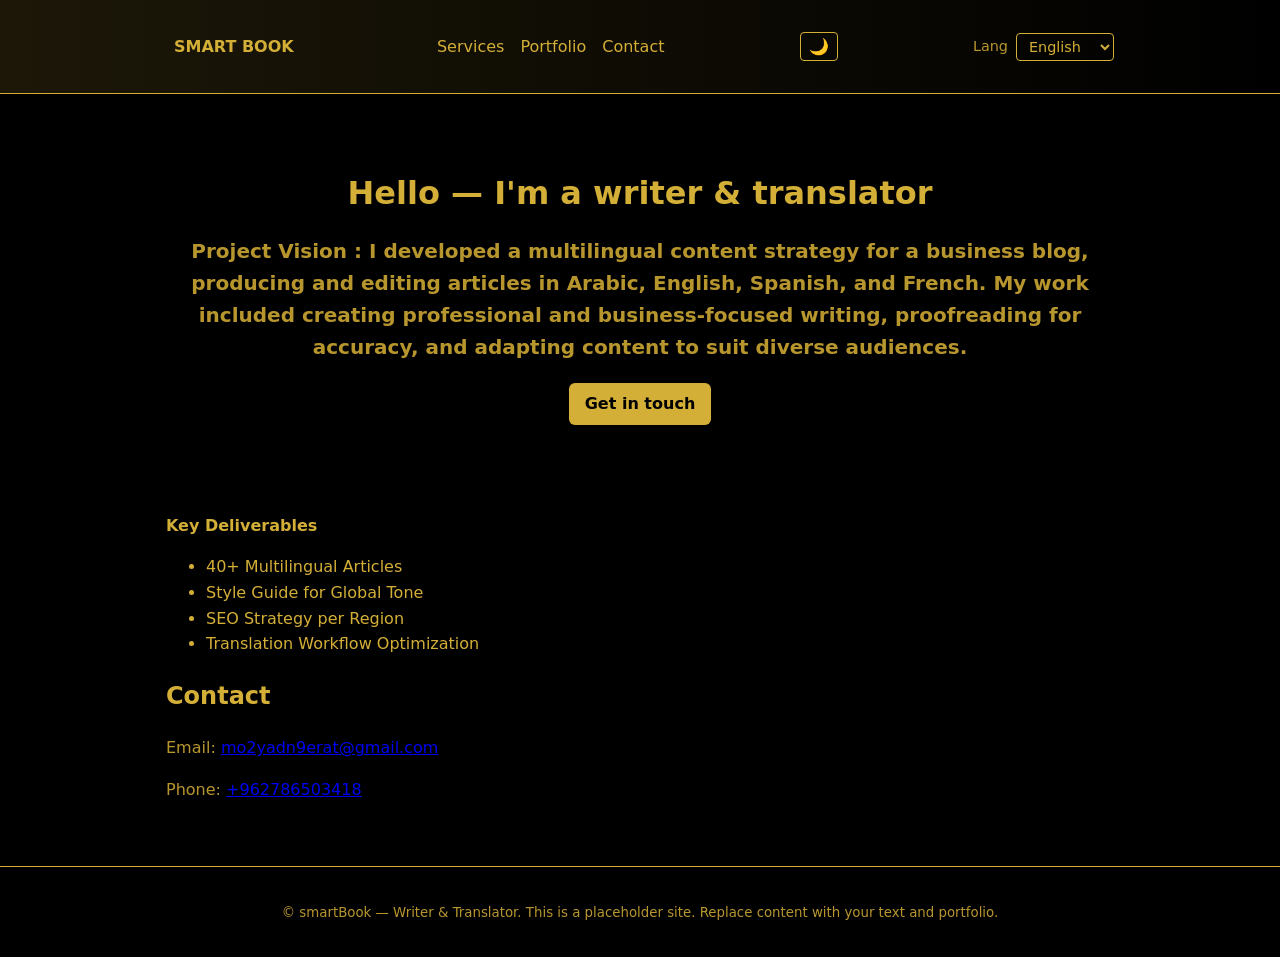
<file: index.html>
<!doctype html>
<html lang="en">
<head>
  <meta charset="utf-8" />
  <meta name="viewport" content="width=device-width, initial-scale=1" />
  <title>smartBook — Writer & Translator</title>
  <meta name="description" content="smartBook — professional writing and translation services. Portfolio and contact." />
  <link rel="icon" href="favicon.ico" />
  <link rel="stylesheet" href="styles.css" />
</head>
<body>
  <header>
    <div class="container">
<nav>
        <a class="brand" href="index.html">SMART BOOK</a>
        <button class="nav-toggle" aria-expanded="false" aria-controls="nav-links" aria-label="Toggle navigation">☰</button>
        <div id="nav-links" class="nav-links">
          <a href="services.html" data-i18n="nav.services">Services</a>
          <a href="portfolio.html" data-i18n="nav.portfolio">Portfolio</a>
          <a href="#contact" data-i18n="nav.contact">Contact</a>
        </div>
        
        <div class="nav-theme">
            <button id="theme-toggle" class="theme-toggle" aria-label="Toggle theme">🌙</button>
        </div>

        <div class="nav-lang">
          <label for="lang" style="font-size:.9rem;color:var(--muted);margin-right:.5rem" data-i18n="nav.language">Lang</label>
          <select id="lang" aria-label="Language selector">
            <option value="en">English</option>
            <option value="ar">العربية</option>
            <option value="fr">Français</option>
            <option value="es">Español</option>
          </select>
        </div>
      </nav>
    </div>
  </header>

  <main class="container" style="padding-top: 120px">
      <section class="hero" id="about">
          <h1 data-i18n="intro.title">Hello — I'm a writer & translator</h1>
          <p class="lead vision" data-i18n="intro.vision">Project Vision : I developed a multilingual content strategy for a business blog, producing and editing articles in Arabic, English, Spanish, and French. My work included creating professional and business-focused writing, proofreading for accuracy, and adapting content to suit diverse audiences.</p>
          <p><a class="cta" href="#contact" data-i18n="intro.cta">Get in touch</a></p>
      </section>

      <div id="key-deliverables" style="margin-top:1.5rem">
          <strong data-i18n="intro.keyDeliverables">Key Deliverables</strong>
          <ul>
              <li data-i18n="deliverables.articles">40+ Multilingual Articles</li>
              <li data-i18n="deliverables.styleGuide">Style Guide for Global Tone</li>
              <li data-i18n="deliverables.seo">SEO Strategy per Region</li>
              <li data-i18n="deliverables.workflow">Translation Workflow Optimization</li>
          </ul>
      </div>

      <section id="contact">
          <h2 style="margin-top:1.25rem" data-i18n="contact.title">Contact</h2>
      <p class="lead" data-i18n="contact.email">Email: <a href="mailto:you@example.com">you@example.com</a></p>
      <p class="lead" data-i18n="contact.phone">Phone: <a href="tel:+962786503418">+962786503418</a></p>
      </section>
  </main>

  <footer>
    <div class="container">
      <small data-i18n="footer.copy">© smartBook — Writer & Translator.</small>
    </div>
  </footer>

  <script src="index.js"></script>
</body>
</html>
</file>
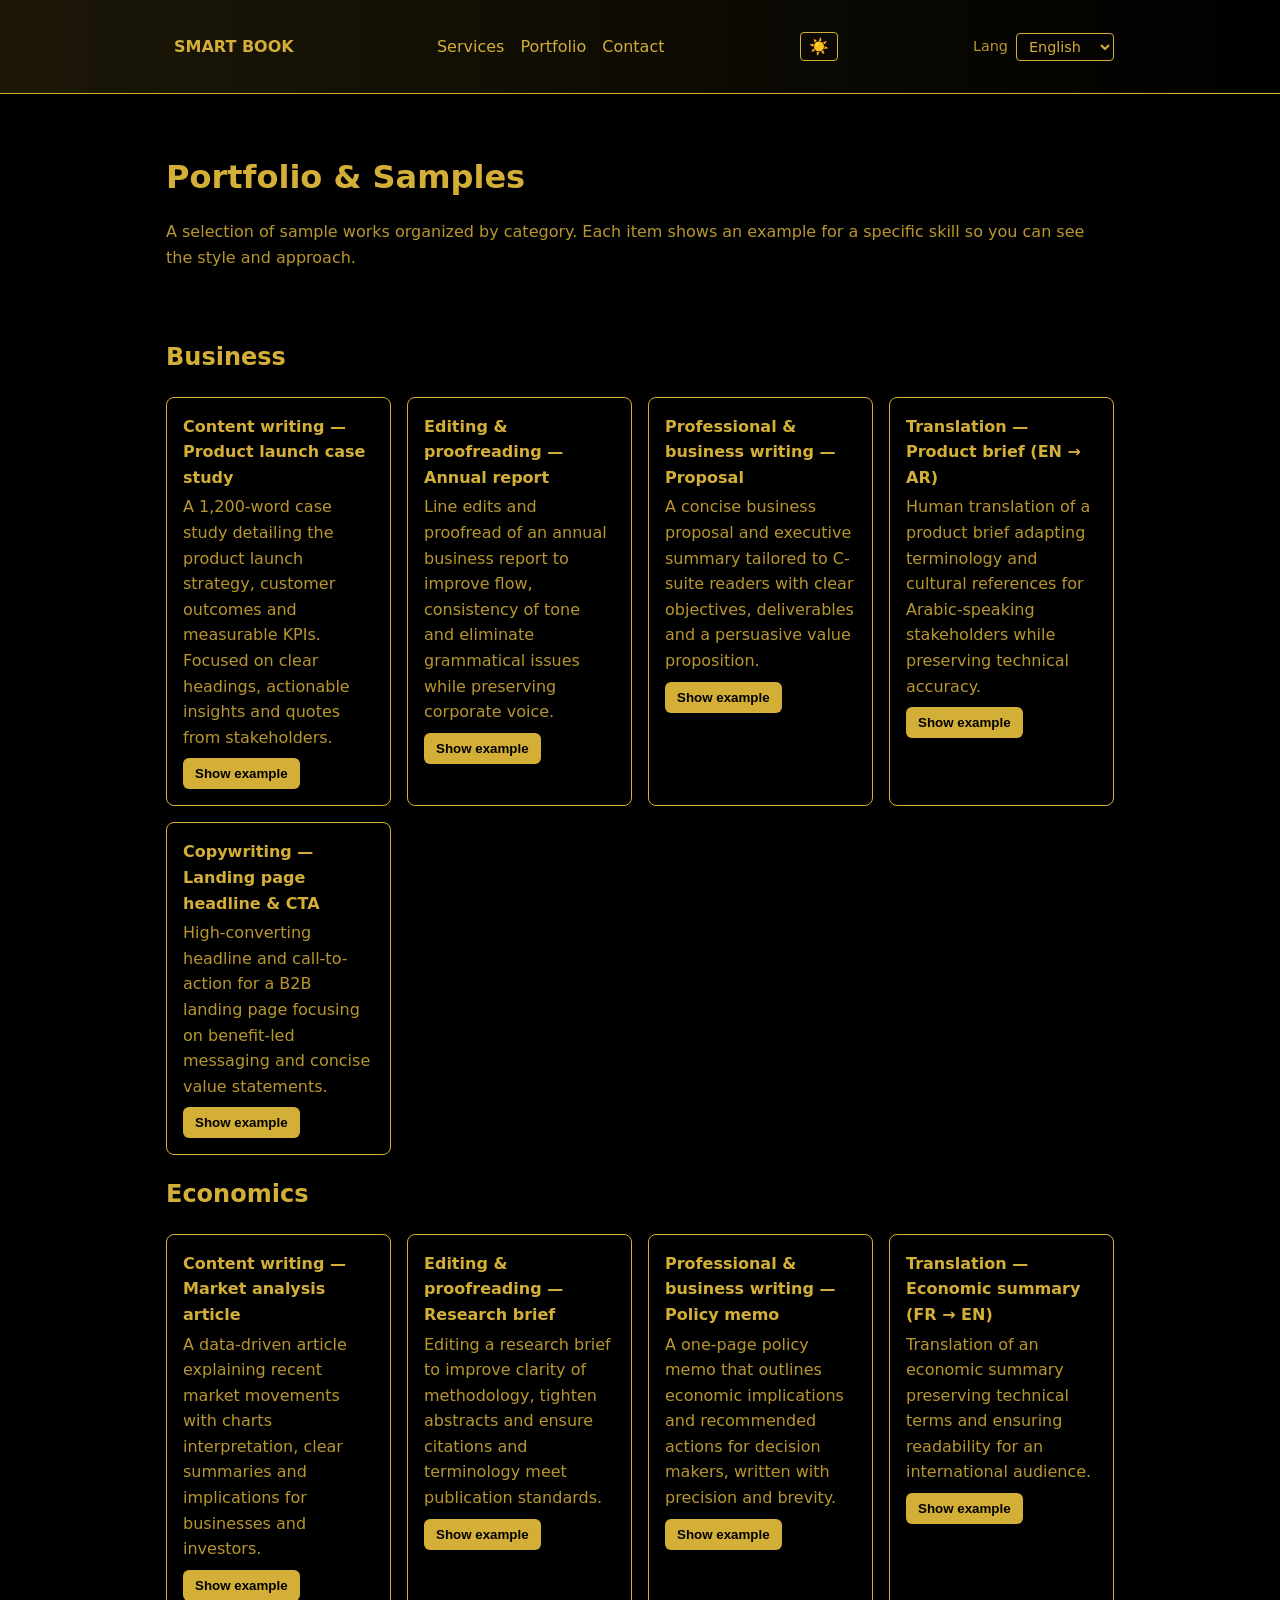
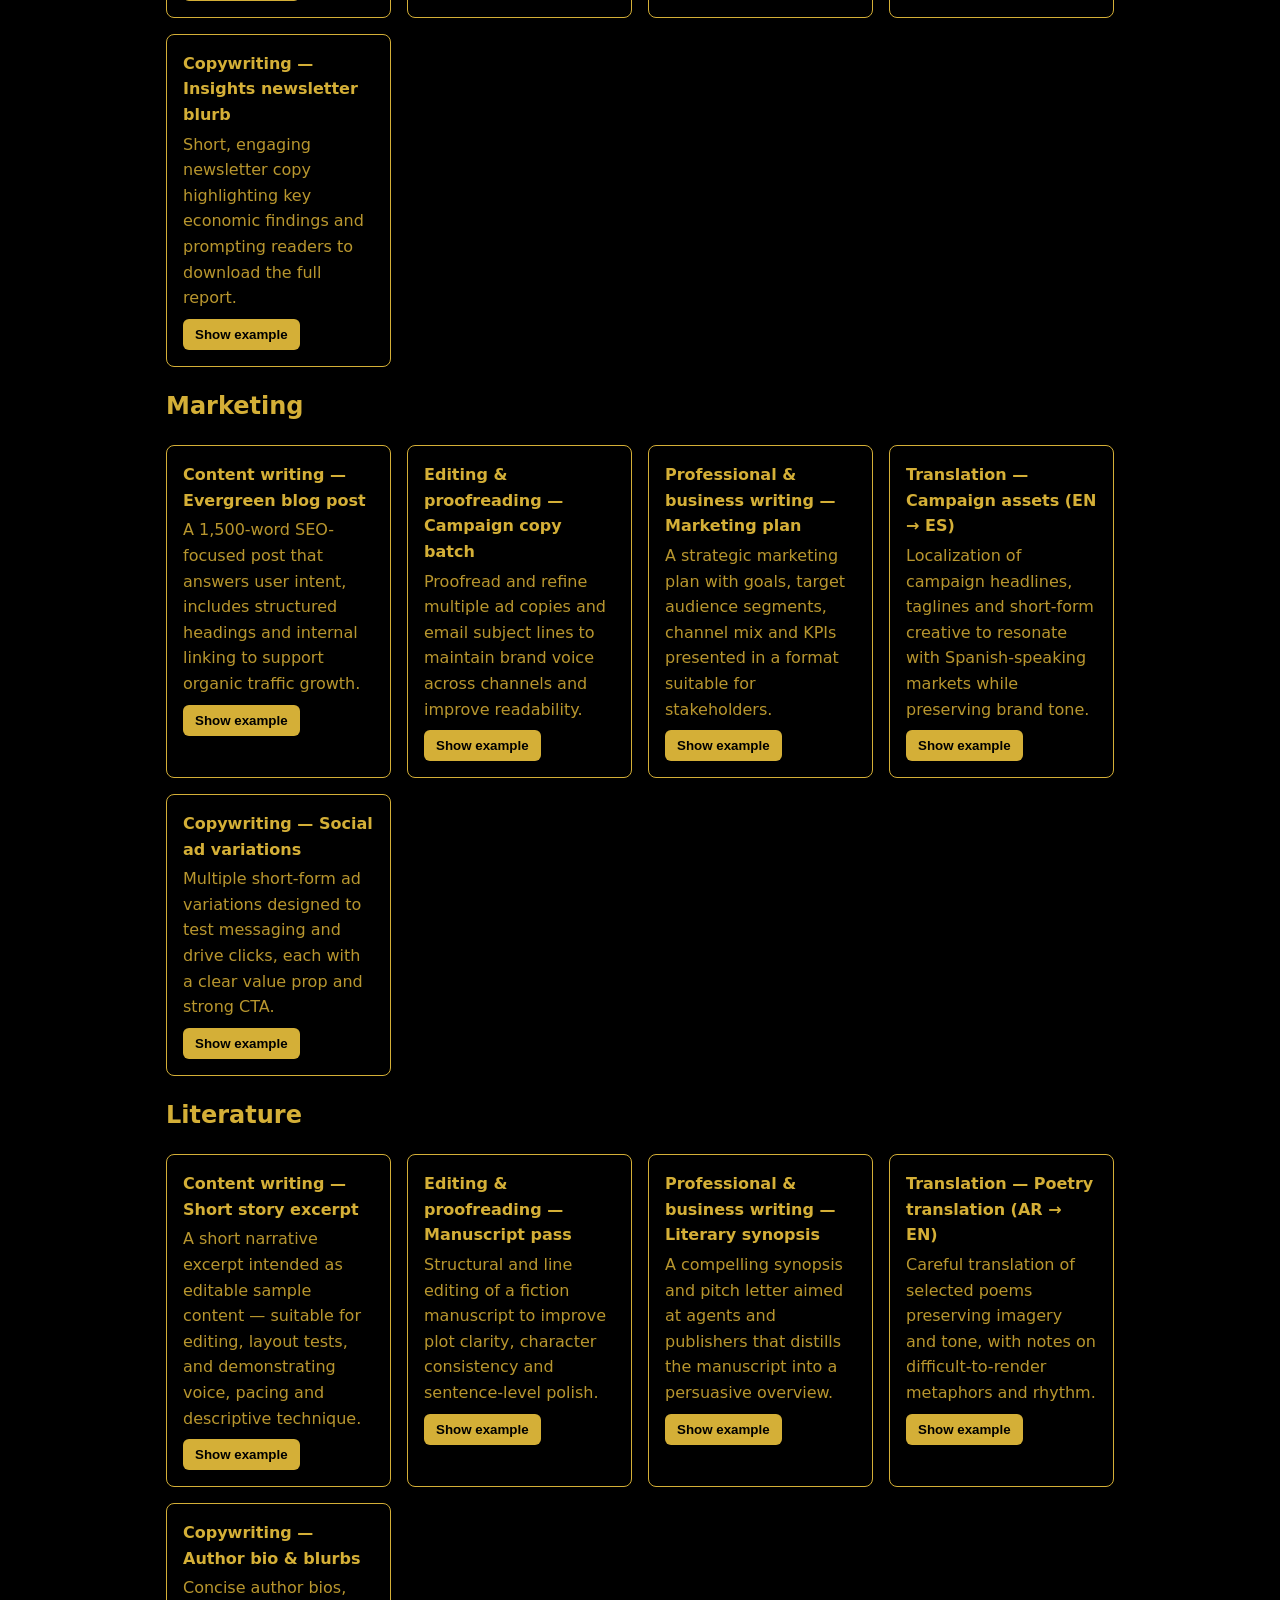
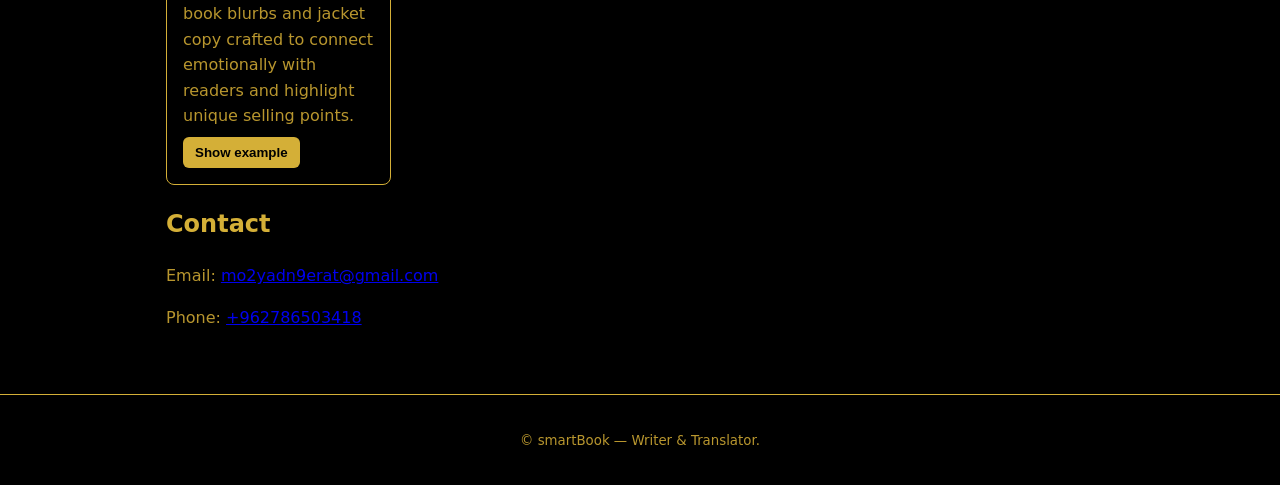
<file: portfolio.html>
<!doctype html>
<html lang="en">
<head>
  <meta charset="utf-8" />
  <meta name="viewport" content="width=device-width, initial-scale=1" />
  <title>smartBook — Portfolio</title>
  <meta name="description" content="Portfolio and sample works for writing, editing and translation." />
  <link rel="icon" href="favicon.ico" />
  <link rel="stylesheet" href="styles.css" />
</head>
<body>
  <header id="main-header" aria-hidden="false">
    <div class="container">
        <nav>
            <a class="brand" href="index.html">SMART BOOK</a>
            <button class="nav-toggle" aria-expanded="false" aria-controls="nav-links" aria-label="Toggle navigation">☰</button>
            <div id="nav-links" class="nav-links">
                <a href="services.html" data-i18n="nav.services">Services</a>
                <a href="portfolio.html" data-i18n="nav.portfolio">Portfolio</a>
                <a href="#contact" data-i18n="nav.contact">Contact</a>
            </div>

            <div class="nav-theme">
                <button id="theme-toggle" class="theme-toggle" aria-label="Toggle theme">☀️</button>
            </div>

            <div class="nav-lang">
                <label for="lang" style="font-size:.9rem;color:var(--muted);margin-right:.5rem" data-i18n="nav.language">Lang</label>
                <select id="lang" aria-label="Language selector">
                    <option value="en">English</option>
                    <option value="ar">العربية</option>
                    <option value="fr">Français</option>
                    <option value="es">Español</option>
                </select>
            </div>
        </nav>    </div>
  </header>

  <main class="container" style="padding-top: 120px">
      <section class="hero">
          <h1 data-i18n="portfolio.pageTitle">Portfolio & Samples</h1>
          <p class="lead" data-i18n="portfolio.lead">A selection of sample works organized by category. Each item shows an example for a specific skill so you can see the style and approach.</p>
      </section>

      <section style="margin-top:1rem">
          <h2 data-i18n="category.business.title">Business</h2>
          <div class="grid">
              <div class="card">
                  <h3 class="sample-title" data-i18n="sample.business.contentWriting.title">Content writing — Product launch case study</h3>
                  <p class="sample-excerpt" data-i18n="sample.business.contentWriting.excerpt">A 1,200-word case study detailing the product launch strategy, customer outcomes and measurable KPIs. Focused on clear headings, actionable insights and quotes from stakeholders.</p>
              </div>
              <div class="card">
                  <h3 class="sample-title" data-i18n="sample.business.editing.title">Editing & proofreading — Annual report</h3>
                  <p class="sample-excerpt" data-i18n="sample.business.editing.excerpt">Line edits and proofread of an annual business report to improve flow, consistency of tone and eliminate grammatical issues while preserving corporate voice.</p>
              </div>
              <div class="card">
                  <h3 class="sample-title" data-i18n="sample.business.professional.title">Professional & business writing — Proposal</h3>
                  <p class="sample-excerpt" data-i18n="sample.business.professional.excerpt">A concise business proposal and executive summary tailored to C-suite readers with clear objectives, deliverables and a persuasive value proposition.</p>
              </div>
              <div class="card">
                  <h3 class="sample-title" data-i18n="sample.business.translation.title">Translation — Product brief (EN → AR)</h3>
                  <p class="sample-excerpt" data-i18n="sample.business.translation.excerpt">Human translation of a product brief adapting terminology and cultural references for Arabic-speaking stakeholders while preserving technical accuracy.</p>
              </div>
              <div class="card">
                  <h3 class="sample-title" data-i18n="sample.business.copywriting.title">Copywriting — Landing page headline & CTA</h3>
                  <p class="sample-excerpt" data-i18n="sample.business.copywriting.excerpt">High-converting headline and call-to-action for a B2B landing page focusing on benefit-led messaging and concise value statements.</p>
              </div>
          </div>
      </section>

      <section style="margin-top:1.25rem">
          <h2 data-i18n="category.economics.title">Economics</h2>
          <div class="grid">
              <div class="card">
                  <h3 class="sample-title" data-i18n="sample.economics.contentWriting.title">Content writing — Market analysis article</h3>
                  <p class="sample-excerpt" data-i18n="sample.economics.contentWriting.excerpt">A data-driven article explaining recent market movements with charts interpretation, clear summaries and implications for businesses and investors.</p>
              </div>
              <div class="card">
                  <h3 class="sample-title" data-i18n="sample.economics.editing.title">Editing & proofreading — Research brief</h3>
                  <p class="sample-excerpt" data-i18n="sample.economics.editing.excerpt">Editing a research brief to improve clarity of methodology, tighten abstracts and ensure citations and terminology meet publication standards.</p>
              </div>
              <div class="card">
                  <h3 class="sample-title" data-i18n="sample.economics.professional.title">Professional & business writing — Policy memo</h3>
                  <p class="sample-excerpt" data-i18n="sample.economics.professional.excerpt">A one-page policy memo that outlines economic implications and recommended actions for decision makers, written with precision and brevity.</p>
              </div>
              <div class="card">
                  <h3 class="sample-title" data-i18n="sample.economics.translation.title">Translation — Economic summary (FR → EN)</h3>
                  <p class="sample-excerpt" data-i18n="sample.economics.translation.excerpt">Translation of an economic summary preserving technical terms and ensuring readability for an international audience.</p>
              </div>
              <div class="card">
                  <h3 class="sample-title" data-i18n="sample.economics.copywriting.title">Copywriting — Insights newsletter blurb</h3>
                  <p class="sample-excerpt" data-i18n="sample.economics.copywriting.excerpt">Short, engaging newsletter copy highlighting key economic findings and prompting readers to download the full report.</p>
              </div>
          </div>
      </section>

      <section style="margin-top:1.25rem">
          <h2 data-i18n="category.marketing.title">Marketing</h2>
          <div class="grid">
              <div class="card">
                  <h3 class="sample-title" data-i18n="sample.marketing.contentWriting.title">Content writing — Evergreen blog post</h3>
                  <p class="sample-excerpt" data-i18n="sample.marketing.contentWriting.excerpt">A 1,500-word SEO-focused post that answers user intent, includes structured headings and internal linking to support organic traffic growth.</p>
              </div>
              <div class="card">
                  <h3 class="sample-title" data-i18n="sample.marketing.editing.title">Editing & proofreading — Campaign copy batch</h3>
                  <p class="sample-excerpt" data-i18n="sample.marketing.editing.excerpt">Proofread and refine multiple ad copies and email subject lines to maintain brand voice across channels and improve readability.</p>
              </div>
              <div class="card">
                  <h3 class="sample-title" data-i18n="sample.marketing.professional.title">Professional & business writing — Marketing plan</h3>
                  <p class="sample-excerpt" data-i18n="sample.marketing.professional.excerpt">A strategic marketing plan with goals, target audience segments, channel mix and KPIs presented in a format suitable for stakeholders.</p>
              </div>
              <div class="card">
                  <h3 class="sample-title" data-i18n="sample.marketing.translation.title">Translation — Campaign assets (EN → ES)</h3>
                  <p class="sample-excerpt" data-i18n="sample.marketing.translation.excerpt">Localization of campaign headlines, taglines and short-form creative to resonate with Spanish-speaking markets while preserving brand tone.</p>
              </div>
              <div class="card">
                  <h3 class="sample-title" data-i18n="sample.marketing.copywriting.title">Copywriting — Social ad variations</h3>
                  <p class="sample-excerpt" data-i18n="sample.marketing.copywriting.excerpt">Multiple short-form ad variations designed to test messaging and drive clicks, each with a clear value prop and strong CTA.</p>
              </div>
          </div>
      </section>

      <section style="margin-top:1.25rem">
          <h2 data-i18n="category.literature.title">Literature</h2>
          <div class="grid">
              <div class="card">
                  <h3 class="sample-title" data-i18n="sample.literature.contentWriting.title">Content writing — Short story excerpt</h3>
                  <p class="sample-excerpt" data-i18n="sample.literature.contentWriting.excerpt">A short narrative excerpt intended as editable sample content — suitable for editing, layout tests, and demonstrating voice, pacing and descriptive technique.</p>
              </div>
              <div class="card">
                  <h3 class="sample-title" data-i18n="sample.literature.editing.title">Editing & proofreading — Manuscript pass</h3>
                  <p class="sample-excerpt" data-i18n="sample.literature.editing.excerpt">Structural and line editing of a fiction manuscript to improve plot clarity, character consistency and sentence-level polish.</p>
              </div>
              <div class="card">
                  <h3 class="sample-title" data-i18n="sample.literature.professional.title">Professional & business writing — Literary synopsis</h3>
                  <p class="sample-excerpt" data-i18n="sample.literature.professional.excerpt">A compelling synopsis and pitch letter aimed at agents and publishers that distills the manuscript into a persuasive overview.</p>
              </div>
              <div class="card">
                  <h3 class="sample-title" data-i18n="sample.literature.translation.title">Translation — Poetry translation (AR → EN)</h3>
                  <p class="sample-excerpt" data-i18n="sample.literature.translation.excerpt">Careful translation of selected poems preserving imagery and tone, with notes on difficult-to-render metaphors and rhythm.</p>
              </div>
              <div class="card">
                  <h3 class="sample-title" data-i18n="sample.literature.copywriting.title">Copywriting — Author bio & blurbs</h3>
                  <p class="sample-excerpt" data-i18n="sample.literature.copywriting.excerpt">Concise author bios, book blurbs and jacket copy crafted to connect emotionally with readers and highlight unique selling points.</p>
              </div>
          </div>
      </section>

      <section id="contact" style="margin-top:1.25rem">
          <h2 data-i18n="contact.title">Contact</h2>
          <p class="lead" data-i18n="contact.email">Email: <a href="mailto:mo2yadn9erat@gmail.com">mo2yadn9erat@gmail.com</a></p>
          <p class="lead" data-i18n="contact.phone">Phone: <a href="tel:+962786503418">+962786503418</a></p>
      </section>
  </main>

  <footer>
    <div class="container">
      <small>© smartBook — Writer & Translator.</small>
    </div>
  </footer>

  <div id="example-modal" class="modal-backdrop" aria-hidden="true">
    <div class="modal" role="dialog" aria-modal="true" aria-labelledby="example-modal-title">
      <header>
        <h3 id="example-modal-title"></h3>
        <button id="example-modal-close" class="btn" aria-label="Close">Close</button>
      </header>
      <div class="modal-body" id="example-modal-body"></div>
    </div>
  </div>

  <script src="portfolio.js"></script>
</body>
</html>
</file>
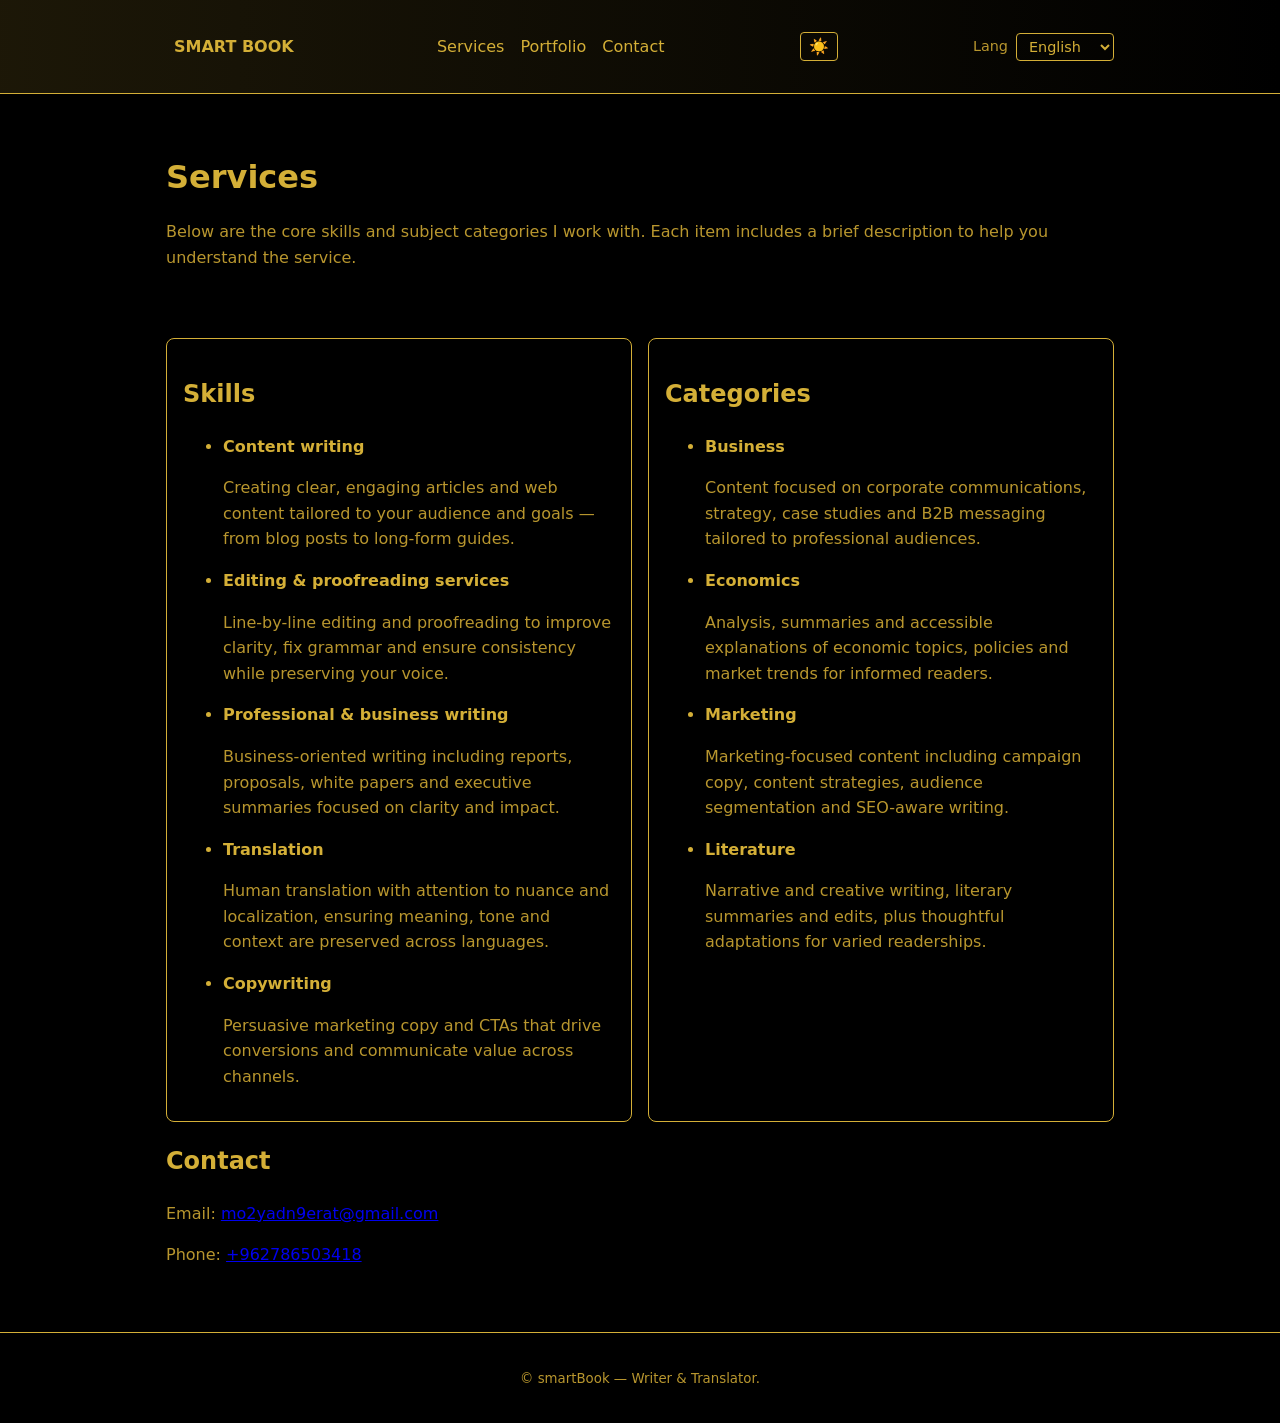
<file: services.html>
<!doctype html>
<html lang="en">
<head>
  <meta charset="utf-8" />
  <meta name="viewport" content="width=device-width, initial-scale=1" />
  <title>smartBook — Services</title>
  <meta name="description" content="Services offered by smartBook — writing, translation and editing." />
  <link rel="icon" href="favicon.ico" />
  <link rel="stylesheet" href="styles.css" />
</head>
<body>
  <header>
    <div class="container">
        <nav>
            <a class="brand" href="index.html">SMART BOOK</a>
            <button class="nav-toggle" aria-expanded="false" aria-controls="nav-links" aria-label="Toggle navigation">☰</button>
            <div id="nav-links" class="nav-links">
                <a href="services.html" data-i18n="nav.services">Services</a>
                <a href="portfolio.html" data-i18n="nav.portfolio">Portfolio</a>
                <a href="#contact" data-i18n="nav.contact">Contact</a>
            </div>

            <div class="nav-theme">
                <button id="theme-toggle" class="theme-toggle" aria-label="Toggle theme">☀️</button>
            </div>

            <div class="nav-lang">
                <label for="lang" style="font-size:.9rem;color:var(--muted);margin-right:.5rem" data-i18n="nav.language">Lang</label>
                <select id="lang" aria-label="Language selector">
                    <option value="en">English</option>
                    <option value="ar">العربية</option>
                    <option value="fr">Français</option>
                    <option value="es">Español</option>
                </select>
            </div>
        </nav>
    </div>
  </header>

  <main class="container" style="padding-top: 120px">
      <section class="hero">
          <h1 data-i18n="services.pageTitle">Services</h1>
          <p class="lead" data-i18n="services.lead">Below are the core skills and subject categories I work with. Each item includes a brief description to help you understand the service.</p>
      </section>

      <section class="grid">
          <div class="card">
              <h2 data-i18n="skills.title">Skills</h2>
              <ul>
                  <li>
                      <strong data-i18n="skill.contentWriting.title">Content writing</strong>
                      <p class="lead" data-i18n="skill.contentWriting.lead">Creating clear, engaging articles and web content tailored to your audience and goals — from blog posts to long-form guides.</p>
                  </li>
                  <li>
                      <strong data-i18n="skill.editing.title">Editing & proofreading services</strong>
                      <p class="lead" data-i18n="skill.editing.lead">Line-by-line editing and proofreading to improve clarity, fix grammar and ensure consistency while preserving your voice.</p>
                  </li>
                  <li>
                      <strong data-i18n="skill.professional.title">Professional & business writing</strong>
                      <p class="lead" data-i18n="skill.professional.lead">Business-oriented writing including reports, proposals, white papers and executive summaries focused on clarity and impact.</p>
                  </li>
                  <li>
                      <strong data-i18n="skill.translation.title">Translation</strong>
                      <p class="lead" data-i18n="skill.translation.lead">Human translation with attention to nuance and localization, ensuring meaning, tone and context are preserved across languages.</p>
                  </li>
                  <li>
                      <strong data-i18n="skill.copywriting.title">Copywriting</strong>
                      <p class="lead" data-i18n="skill.copywriting.lead">Persuasive marketing copy and CTAs that drive conversions and communicate value across channels.</p>
                  </li>
              </ul>
          </div>

          <div class="card">
              <h2 data-i18n="categories.title">Categories</h2>
              <ul>
                  <li>
                      <strong data-i18n="category.business.title">Business</strong>
                      <p class="lead" data-i18n="category.business.lead">Content focused on corporate communications, strategy, case studies and B2B messaging tailored to professional audiences.</p>
                  </li>
                  <li>
                      <strong data-i18n="category.economics.title">Economics</strong>
                      <p class="lead" data-i18n="category.economics.lead">Analysis, summaries and accessible explanations of economic topics, policies and market trends for informed readers.</p>
                  </li>
                  <li>
                      <strong data-i18n="category.marketing.title">Marketing</strong>
                      <p class="lead" data-i18n="category.marketing.lead">Marketing-focused content including campaign copy, content strategies, audience segmentation and SEO-aware writing.</p>
                  </li>
                  <li>
                      <strong data-i18n="category.literature.title">Literature</strong>
                      <p class="lead" data-i18n="category.literature.lead">Narrative and creative writing, literary summaries and edits, plus thoughtful adaptations for varied readerships.</p>
                  </li>
              </ul>
          </div>
      </section>

    <section id="contact" style="margin-top:1.25rem">
      <h2 data-i18n="contact.title">Contact</h2>
      <p class="lead" data-i18n="contact.email">Email: <a href="mailto:mo2yadn9erat@gmail.com">mo2yadn9erat@gmail.com</a></p>
      <p class="lead" data-i18n="contact.phone">Phone: <a href="tel:+962786503418">+962786503418</a></p>
    </section>
  </main>

  <footer>
    <div class="container">
      <small>© smartBook — Writer & Translator.</small>
    </div>
  </footer>

  <script src="services.js"></script>
</body>
</html>
</file>
<file: styles.css>
:root {
  --accent: #d4af37; 
  --muted: #b8962e; 
  --text: #d4af37; 
  --border: #d4af37; 

  --bg: #000000; 
  --card-bg: #000000; 

  --base-font: 16px; 
  --space: 1rem; 
}

[data-theme="light"] { 
  --bg: #ffffff; 
  --card-bg: #ffffff;

}

* { box-sizing: border-box; }
body {
    font-family: system-ui, -apple-system, Segoe UI, Roboto, Helvetica, Arial;
    font-size: var(--base-font);
    line-height: 1.6;
    margin: 0;
    color: var(--text);
    background: var(--bg);
    transition: background 0.3s, color 0.3s;

}

header {
    background: linear-gradient(90deg, #d4af3722, var(--bg));
    padding: 1rem 1.25rem;
    border-bottom: 1px solid var(--border);
    position: fixed;
    top: 0;
    left: 0;
    right: 0;
    z-index: 1000;

}
.container { 
    max-width: 980px;
    margin: 0 auto;
    padding: 1rem;

}
nav {
    display: flex;
    align-items: center;
    justify-content: space-between;
    gap: 1rem;
    flex-wrap: wrap;

}
nav .brand {
    font-weight: 700;
    color: var(--accent);
    text-transform: uppercase;

}
nav a { 
    color: inherit;
    text-decoration: none;
    margin-left: 0.5rem;

}
.nav-toggle { display: none; background: transparent; border: 0; color: var(--accent); font-size: 1.25rem; padding: .25rem .5rem; }
.nav-links, .nav-lang, .nav-theme {
    display: flex;
    align-items: center;

}
.nav-links {
    gap: .5rem;

}

.theme-toggle {
    background: transparent;
    border: 1px solid var(--border);
    padding: 0.25rem 0.5rem;
    border-radius: 4px;
    cursor: pointer;
    color: var(--text);
    font-size: 1rem;

}

.hero {
    padding: 2rem 0;

}
section#about.hero {
    padding: 3rem 0;
    text-align: center;

}
.hero h1 {
    margin: 0 0 .5rem;
    font-size: 2rem;

}
.hero .vision {
    font-size: 1.25rem;
    font-weight: 700;
    margin-top: 1rem;

}
.lead {
    color: var(--muted);

}

.grid {
    display: grid;
    grid-template-columns: repeat(auto-fit, minmax(220px, 1fr));
    gap: 1rem;
    margin-top: 1.25rem;

}
.sample-title {
    margin: 0 0 .25rem;
    font-size: 1rem;

}
.sample-excerpt {
    color: var(--muted);
    margin: 0;

}
.card {
    border: 1px solid var(--border);
    padding: 1rem;
    border-radius: 8px;
    background: var(--card-bg);

}
footer {
    padding: 1rem;
    border-top: 1px solid var(--border);
    margin-top: 2rem;
    text-align: center;
    color: var(--muted);

}

.cta {
    display: inline-block;
    padding: .5rem 1rem;
    border-radius: 6px;
    background: var(--accent);
    color: var(--bg);
    text-decoration: none;
    font-weight: bold;

}

h1, h2, h3, section[id] {
    scroll-margin-top: 76px;

}
[dir="rtl"] {
    direction: rtl;
    text-align: right;

}
[dir="rtl"] nav a {
    margin-left: 0;
    margin-right: 0.5rem;

}

@media (max-width: 992px) and (min-width: 769px){
  header {
    max-height : 120px
  }
  .container {
      max-width: 720px;
      padding: .75rem;

  }
  main {
      padding-top: 240px;
  }

  .hero h1 {
      font-size: 1.75rem;

  }
  .hero .vision {
      font-size: 1.15rem;

  }
  nav {
      gap: .5rem;

  }
  nav .brand {
      flex: 1 0 100%;

  }
  nav .nav-links {
      flex: 1 0 100%;
      order: 2;
      justify-content: flex-start;

  }
  nav .nav-lang {
      flex: 1 0 100%;
      order: 3;
      justify-content: flex-end;

  }
}

@media (max-width: 768px) and (min-width: 481px){
  .container {
      max-width: 540px;
      padding: .5rem;

  }
    header {
    max-height : 160px
  }
  .hero h1 {
      font-size: 1.5rem;

  }
  main {
      padding-top: 320px;
  }

  .hero .vision {
      font-size: 1.05rem;

  }
  .grid {
      gap: .75rem;

  }
  .card {
      padding: .75rem;

  }
  .cta {
      padding: .45rem .75rem;

  }
  nav .nav-lang label {
      display: none;

  }
}

@media (max-width: 480px) {
  .container { 
      max-width: 100%;
      padding: .5rem;

  }
  header {
    max-height : 190px
  }
    main {
      padding-top: 380px;
  }

  .hero {
      padding: 2rem 0;

  }
  section#about.hero {
      padding: 2rem 0;

  }
  .hero h1 {
      font-size: 1.25rem;

  }
  .hero .vision {
      font-size: 1rem;
      font-weight: 600;

  }
  .grid {
      grid-template-columns: 1fr;

  }
  .card {
      padding: .65rem;

  }
  #key-deliverables ul {
      padding-left: 1.25rem;

  }
  .sample-title {
      font-size: .95rem;

  }
  .cta {
      display: inline-block;
      width: 100%;
      text-align: center;

  }
  .nav-toggle {
      display: inline-block;

  }
  nav .nav-links {
      display: none;
      width: 100%;

  }
  nav.open .nav-links {
      display: flex;
      flex-direction: column;
      gap: .5rem;
      margin-top: .5rem;

  }
}

.modal-backdrop{
    position:fixed;
    inset:0;
    background:rgba(0,0,0,.5);
    display:none;
    align-items:center;
    justify-content:center;
    z-index:60

}
.modal-backdrop.open{
    display:flex

}
.modal{
    background:var(--bg);
    color:var(--text);
    max-width:720px;
    width:92%;
    border-radius:8px;
    padding:1rem;
    box-shadow:0 8px 24px rgba(0,0,0,.2);
    border: 1px solid var(--border);

}
.modal header{
    display:flex;
    justify-content:space-between;
    align-items:center;
    margin-bottom:.5rem

}
.modal .modal-body{
    max-height:60vh;
    overflow:auto

}

.btn{
    background:var(--accent);
    color:var(--bg);
    border:none;
    padding:.5rem .75rem;
    border-radius:6px;
    cursor:pointer;
    font-weight: bold;

}
.btn:focus{
    outline:2px solid var(--accent)

}
#lang {
    background-color: transparent;
    color: var(--text);
    border: 1px solid var(--border);
    padding: 0.25rem 0.5rem;
    border-radius: 4px;
    font-size: 0.9rem;
    font-family: inherit;
    cursor: pointer;
    outline: none;
    transition: all 0.3s ease;
}

#lang:focus {
    outline: 2px solid var(--accent);
}

#lang option {
    background-color: var(--bg);
    color: var(--text);
}
</file>
